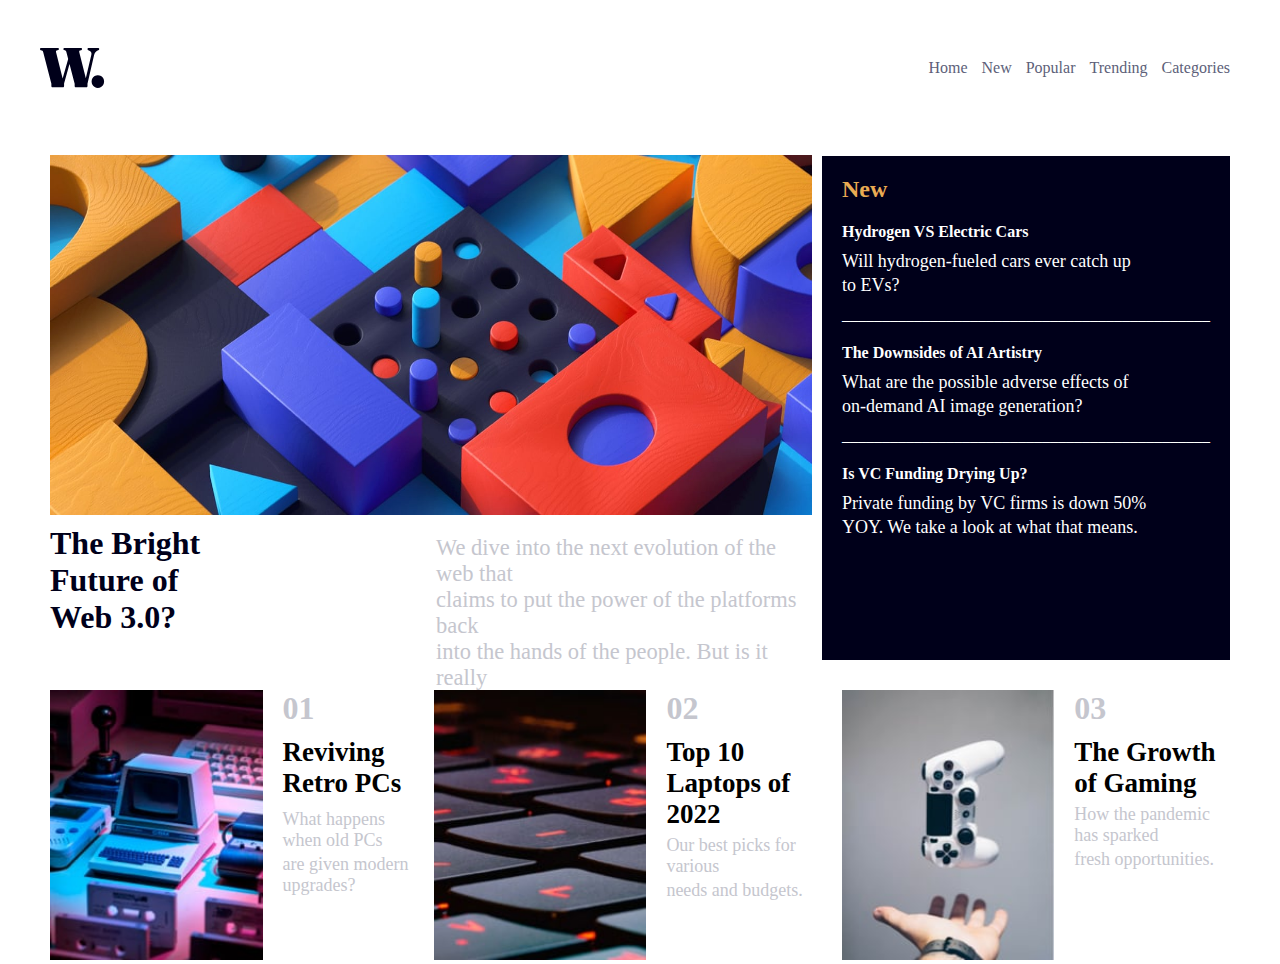
<file: news-homepage-main/index.html>
<!DOCTYPE html>
<html lang="en">
<head>
  <meta charset="UTF-8">
  <meta name="viewport" content="width=device-width, initial-scale=1.0"> <!-- displays site properly based on user's device -->

  <link rel="icon" type="image/png" sizes="32x32" href="./images/favicon-32x32.png">
  <link rel="stylesheet" href="style.css">
  <title>Frontend Mentor | News homepage</title>
</head>
<body>
  <nav><svg width="65" height="40" xmlns="http://www.w3.org/2000/svg"><path d="M23.016 39.2c.317 0 .574-.093.77-.28.196-.187.294-.457.294-.812v-1.82c0-.448.033-.84.098-1.176.065-.336.145-.663.238-.98l5.09-18.122 4.822 18.57c.112.384.193.682.243.895l.023.099c.047.215.07.453.07.714v1.82c0 .355.098.625.294.812.196.187.453.28.77.28h10.696c.299 0 .55-.093.756-.28.205-.187.308-.457.308-.812v-1.82c0-.373.023-.705.07-.994.047-.29.135-.677.266-1.162L54.04 7.224c.299-1.25.765-2.254 1.4-3.01.635-.756 1.363-1.311 2.184-1.666l.672-.308c.336-.168.574-.331.714-.49.14-.159.21-.369.21-.63 0-.336-.117-.607-.35-.812C58.637.103 58.287 0 57.82 0h-8.904c-.467 0-.817.103-1.05.308-.233.205-.35.476-.35.812 0 .261.06.471.182.63.121.159.313.303.574.434l.616.224c1.12.41 1.871.999 2.254 1.764s.453 1.661.21 2.688l-5.535 23.486-6.477-25.81c-.133-.58-.17-1.018-.11-1.31l.026-.104c.093-.29.317-.49.672-.602l1.232-.336c.299-.112.518-.257.658-.434a.986.986 0 0 0 .21-.63c0-.355-.112-.63-.336-.826C41.468.098 41.122 0 40.656 0H24.78c-.448 0-.789.098-1.022.294-.233.196-.35.471-.35.826 0 .224.06.415.182.574.121.159.322.294.602.406l1.176.42c.261.093.462.243.602.448.14.205.294.607.462 1.204l1.751 6.742-5.553 19.475L16.128 4.48c-.147-.49-.194-.898-.14-1.223l.028-.135c.093-.345.327-.574.7-.686l1.456-.336c.504-.168.756-.504.756-1.008 0-.336-.112-.602-.336-.798C18.368.098 18.022 0 17.556 0H1.344C.896 0 .56.098.336.294.112.49 0 .756 0 1.092c0 .224.056.434.168.63.112.196.29.35.532.462l1.232.392c.355.13.625.308.812.532.187.224.345.579.476 1.064l7.84 30.408c.112.43.191.751.238.966.047.215.07.462.07.742v1.82c0 .355.103.625.308.812.205.187.467.28.784.28h10.556Zm34.804.7c1.195 0 2.263-.29 3.206-.868a6.338 6.338 0 0 0 2.24-2.338c.55-.98.826-2.04.826-3.178 0-1.157-.275-2.212-.826-3.164a6.325 6.325 0 0 0-2.24-2.282c-.943-.57-2.011-.854-3.206-.854-1.157 0-2.207.285-3.15.854a6.325 6.325 0 0 0-2.24 2.282c-.55.952-.826 2.007-.826 3.164 0 1.139.275 2.198.826 3.178.55.98 1.297 1.76 2.24 2.338.943.579 1.993.868 3.15.868Z" fill="#00001A"/></svg>
    <ol>
      <a href=""><li>Home</li></a>
      <a href=""><li>New</li></a>
      <a href=""><li>Popular</li></a>
      <a href=""><li>Trending</li></a>
      <a href=""><li>Categories</li></a>
    </ol>
  </nav>
  <section class="hero">
    <div class="enclosure">
      <div class="first">
        <img src="./assets/images/image-web-3-desktop.jpg" alt="">
      </div>
      <div class="container">
        <div class="second">
        <h1><p>The Bright</p>
        <p>Future of</p>
        <p>Web 3.0?</p></h1>
        </div>
        <div class="third">
          <p>We dive into the next evolution of the web that</p>
          <p>claims to put the power of the platforms back</p>
          <p>into the hands of the people. But is it really</p>
          <p>fulfiling its promise?</p>
          <button>READ MORE</button>
        </div>
      </div>
    </div>
    <div class="fourth">
        <h2>New</h2>
        <p class="car">Hydrogen VS Electric Cars</p>
        <p class="will">Will hydrogen-fueled cars ever catch up</p>
        <p class="to">to EVs?</p>
        <p class="line1">______________________________________________</p>
        <p class="down">The Downsides of AI Artistry</p>
        <p class="are">What are the possible adverse effects of</p>
        <p class="gene">on-demand AI image generation?</p>
        <p class="line2">______________________________________________</p>
        <p class="vc">Is VC Funding Drying Up?</p>
        <p class="firm">Private funding by VC firms is down 50%</p>
        <p class="yoy">YOY. We take a look at what that means.</p>
      </div>
    </div>
  </section>
  <section class="pero">
    <div class="fifth">
      <div class="one">
        <img src="./assets/images/image-retro-pcs.jpg" alt="">
      </div>
      <div class="two">
        <h1>01</h1>
        <p class="retro">Reviving Retro PCs</p>
        <p class="what">What happens when old PCs</p>
        <p class="given">are given modern upgrades?</p>
      </div>
      <div class="three">
        <img src="./assets/images/image-top-laptops.jpg" alt="">
      </div>
      <div class="four">
          <h1>02</h1>
          <p class="laps">Top 10 Laptops of 2022</p>
          <p class="best">Our best picks for various</p>
          <p class="need">needs and budgets.</p>
      </div>
      <div class="five">
          <img src="./assets/images/image-gaming-growth.jpg" alt="">
      </div>
      <div class="six">
        <h1>03</h1>
        <p class="games">The Growth of Gaming</p>
        <p class="spark">How the pandemic has sparked</p>
        <p class="fresh">fresh opportunities.</p>
      </div>

  </section>
</body>
</html>
</file>
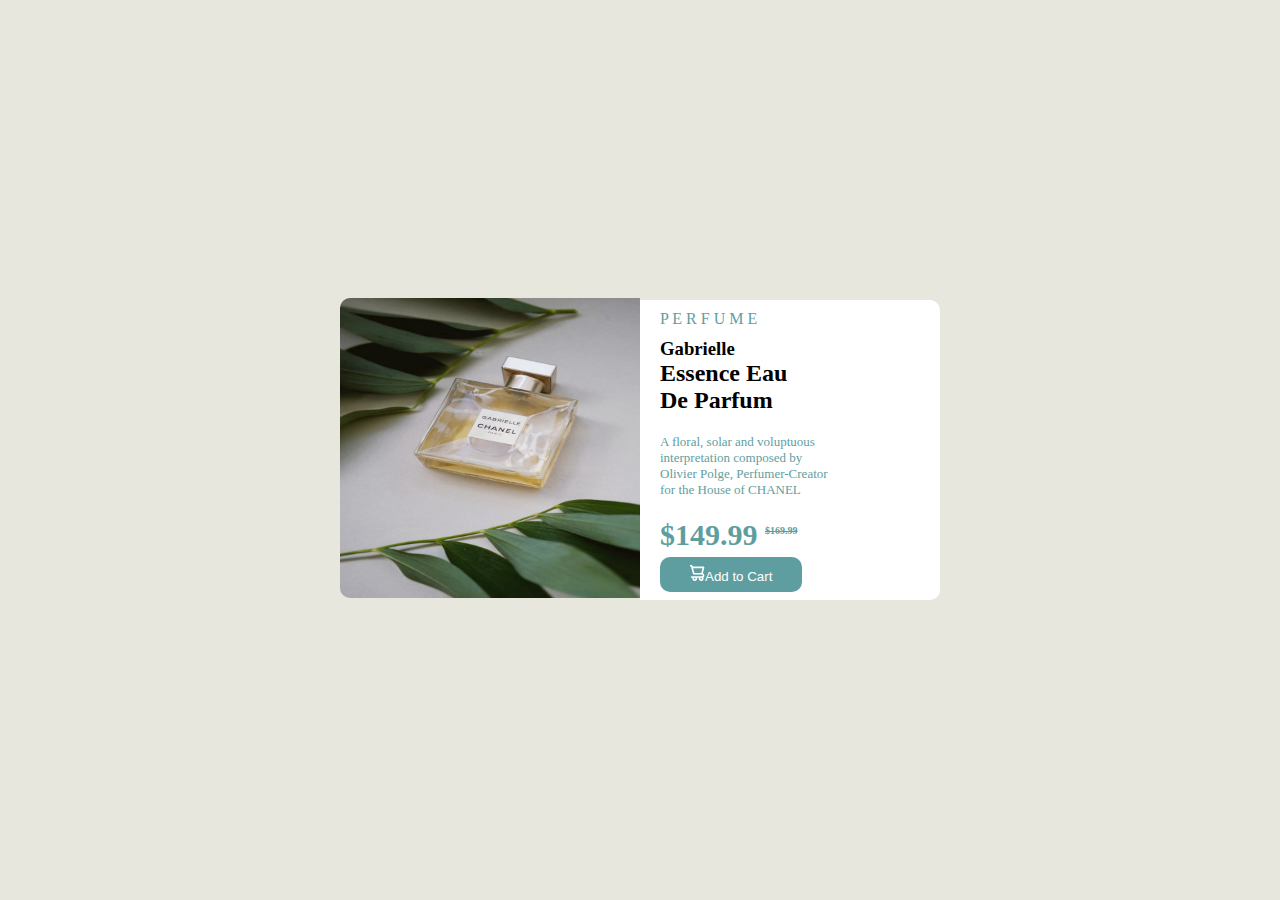
<file: product-preview-card-component-main/index.html>
<!DOCTYPE html>
<html lang="en">
<head>
  <meta charset="UTF-8">
  <meta name="viewport" content="width=device-width, initial-scale=1.0"> <!-- displays site properly based on user's device -->

  <link rel="icon" type="image/png" sizes="32x32" href="./images/favicon-32x32.png">
  <link rel="stylesheet" href="style.css">
  
  <title>Frontend Mentor | Product preview card component</title>
</head>
<body>
  <section class="hero">
    
      <div class="first">
        <img src="./images/image-product-desktop.jpg" alt="">
      </div>
      <div class="second">
        <p class="fume">P E R F U M E</p>
        <h3>Gabrielle</h3>
        <h2>Essence Eau</h2>
        <h2 class="De">De Parfum</h2>
        <p class="floral">A floral, solar and voluptuous</p>
        <p class="by">interpretation composed by</p>
        <p class="perf">Olivier Polge, Perfumer-Creator</p>
        <p class="for">for the House of CHANEL</p>
        <p class="price">$149.99 <sup>$169.99</sup></p>
        <button><svg width="15" height="16" xmlns="http://www.w3.org/2000/svg"><path d="M14.383 10.388a2.397 2.397 0 0 0-1.518-2.222l1.494-5.593a.8.8 0 0 0-.144-.695.8.8 0 0 0-.631-.28H2.637L2.373.591A.8.8 0 0 0 1.598 0H0v1.598h.983l1.982 7.4a.8.8 0 0 0 .799.59h8.222a.8.8 0 0 1 0 1.599H1.598a.8.8 0 1 0 0 1.598h.943a2.397 2.397 0 1 0 4.507 0h1.885a2.397 2.397 0 1 0 4.331-.376 2.397 2.397 0 0 0 1.12-2.021ZM11.26 7.99H4.395L3.068 3.196h9.477L11.26 7.991Zm-6.465 6.392a.8.8 0 1 1 0-1.598.8.8 0 0 1 0 1.598Zm6.393 0a.8.8 0 1 1 0-1.598.8.8 0 0 1 0 1.598Z" fill="#FFF"/></svg>Add to Cart</button>
        
      </div>
    
  </section>
</body>
</html>
</file>
<file: news-homepage-main/style.css>
*{
    padding: 0;
    margin: 0;
    box-sizing: border-box;
}

nav{
    width: 100%;
    height: 15vh;
    display: flex;
    align-items: center;
    justify-content: space-between;
    background-color: white;
    padding: 20px 40px;
}

nav li{
    display: inline-block;
    margin-right: 10px;
    color:hsl(236, 13%, 42%);
}

.hero{
    display: flex;
    flex-direction: row;
    align-items: center;
    justify-content: center;
    gap: 10px;
    padding: 20px 50px;
}

.first{
    width: 100%;
    height: 40vh;
}

.first img{
    width: 100%;
    height: 40vh;
}
.enclosure{
    width: 100%;
    display: flex;
    flex-direction: column;
    gap: 10px;
}

.container{
    display: flex;
    flex-direction: row;
    width: 100%;
    gap: 10px;
}
.second{
    background-color: white;
    width: 100%;
    height: 15vh;
}

.second p{
    color:hsl(240, 100%, 5%);
    font-size:xx-large;
}

.third{
    width: 100%;
    height: 15vh;
    color: hsl(233, 8%, 79%);
    font-size: 2.5vmin;
    padding-top: 10px;
}

button{
    background-color: hsl(5, 85%, 63%);
    color: white;
    padding: 10px 50px;
    border: none;
    font-size: 2vmin;
    font-weight: 600;
    cursor: pointer;
}

.fourth{
    background-color: hsl(240, 100%, 5%);
    width: 40%;
    height: 56vh;
    padding: 20px 20px;
}

.fourth h2{
    color: hsl(35, 77%, 62%);
    padding-bottom: 20px;
}

.fourth p{
    color: white;
}

.car{
    font-weight: 800;
}

.will{
    font-size: 2vmin;
    padding-top: 10px;
}

.to{
    font-size: 2vmin;
    padding-top: 3px;
}

.line1{
    padding-top: 10px;
}

.down{
    color: hsl(36, 100%, 99%);
    padding-top: 20px;
    font-weight: 800;
}

.are{
    font-size: 2vmin;
    padding-top: 10px;
}

.gene{
    font-size: 2vmin;
    padding-top: 3px;
}

.line2{
    padding-top: 10px;
}
.vc{
    font-weight: 800;
    padding-top: 20px;
}

.firm{
    font-size: 2vmin;
    padding-top: 10px;
}

.yoy{
    font-size: 2vmin;
    padding-top: 3px;
}

.pero{
    display: flex;
    flex-direction: row;
    width: 100%;
    height: 30vh;
}

.pero img{
    height: 30vh;
}

.fifth{
    display: flex;
    flex-direction: row;
    padding: 10px 50px;
    justify-content: space-between;
    gap: 20px;
}

.two h1{
    font-weight: 900;
    color: hsl(233, 8%, 79%);
}

.retro{
    font-weight: 800;
    margin-top: 10px;
    font-size: 3vmin;
}

.what{
    font-size: 2vmin;
    color: hsl(233, 8%, 79%);
    margin-top: 10px;
}

.given{
    color: hsl(233, 8%, 79%);
    font-size: 2vmin;
    margin-top: 3px;
}

.four h1{
    font-weight: 900;
    color: hsl(233, 8%, 79%);
}

.laps{
    font-weight: 800;
    margin-top: 10px;
    font-size: 3vmin;
}

.best{
    font-size: 2vmin;
    color: hsl(233, 8%, 79%);
    margin-top: 5px;    
}

.need{
    font-size: 2vmin;
    color: hsl(233, 8%, 79%);
    margin-top: 3px;
}

.six h1{
    font-weight: 900;
    color: hsl(233, 8%, 79%);
}

.games{
    margin-top: 10px;
    font-size: 3vmin;
    font-weight: 900;
}

.spark{
    margin-top: 5px;
    font-size: 2vmin;
    color: hsl(233, 8%, 79%);
}

.fresh{
    margin-top: 3px;
    font-size: 2vmin;
    color: hsl(233, 8%, 79%);
}


@media screen and (max-width: 950px) {
   .hero{
    display: flex;
    flex-direction: column;
   } 
   .container{
    display: flex;
    flex-direction: column;
   }
   .fourth{
    width: 100%;
   }

   .pero{
    display: flex;
    flex-direction: column;
   }

   .fifth{
    display: flex;
    flex-direction: column;
   }

   .fifth img{
    width:
   }
}

@media only screen and (max-width: 768px){
    
}
</file>
<file: product-preview-card-component-main/style.css>
*{
    padding: 0;
    margin: 0;
    box-sizing: border-box;
}

body{
    width: 100%;
    height: 100%;
    overflow-x: hidden;
}

.hero{
    display: flex;
    justify-content: center;
    flex-direction: row;
    align-items: center;
    width: 100%;
    height: 100vh;
    background-color: rgb(231, 231, 221);
}



.first img{
    width: 300px;
    height: 300px;
    border-top-left-radius: 10px;
    border-bottom-left-radius: 10px;
}

.second{
    flex-direction: row;
    width: 300px;
    height: 300px;
    background-color:white;
    padding: 10px 20px;
    border-top-right-radius: 10px;
    border-bottom-right-radius: 10px;
}

.fume{
    color: cadetblue;
}

.second h3{
    margin-top: 10px;
}

.floral{
    margin-top: 20px;
    color: cadetblue;
    font-size: 13px;
}

.by{
    font-size: 13px;
}

.perf{
    font-size: 13px;
}

.for{
    font-size: 13px;
}
.second p{
    color: cadetblue;
}

.price{
    color: cadetblue;
    font-size: 30px;
    font-weight: 600;
    font-family: [Montserrat];
    margin-top: 20px;
}

sup{
    color: cadetblue;
    font-size: 10px;
    text-decoration: line-through;
}

button{
    background-color:cadetblue;
    padding: 8px 30px;
    color: white;
    border-radius: 10px;
    border: none;
    text-align: center;
    cursor: pointer;
    margin-top: 5px;
}


@media only screen and (max-width: 950px){
    
    .second{
        margin-top: -5px;
        border-bottom-left-radius: 10px;
        border-bottom-right-radius: 10px;
    }
    .hero{
        height: 100vh;
        width: 100%;
        display: flex;
        flex-direction: column;
        
    }

    .first img{
        border-top-left-radius: 10px;
        border-top-right-radius: 10px;
    }
}
</file>
